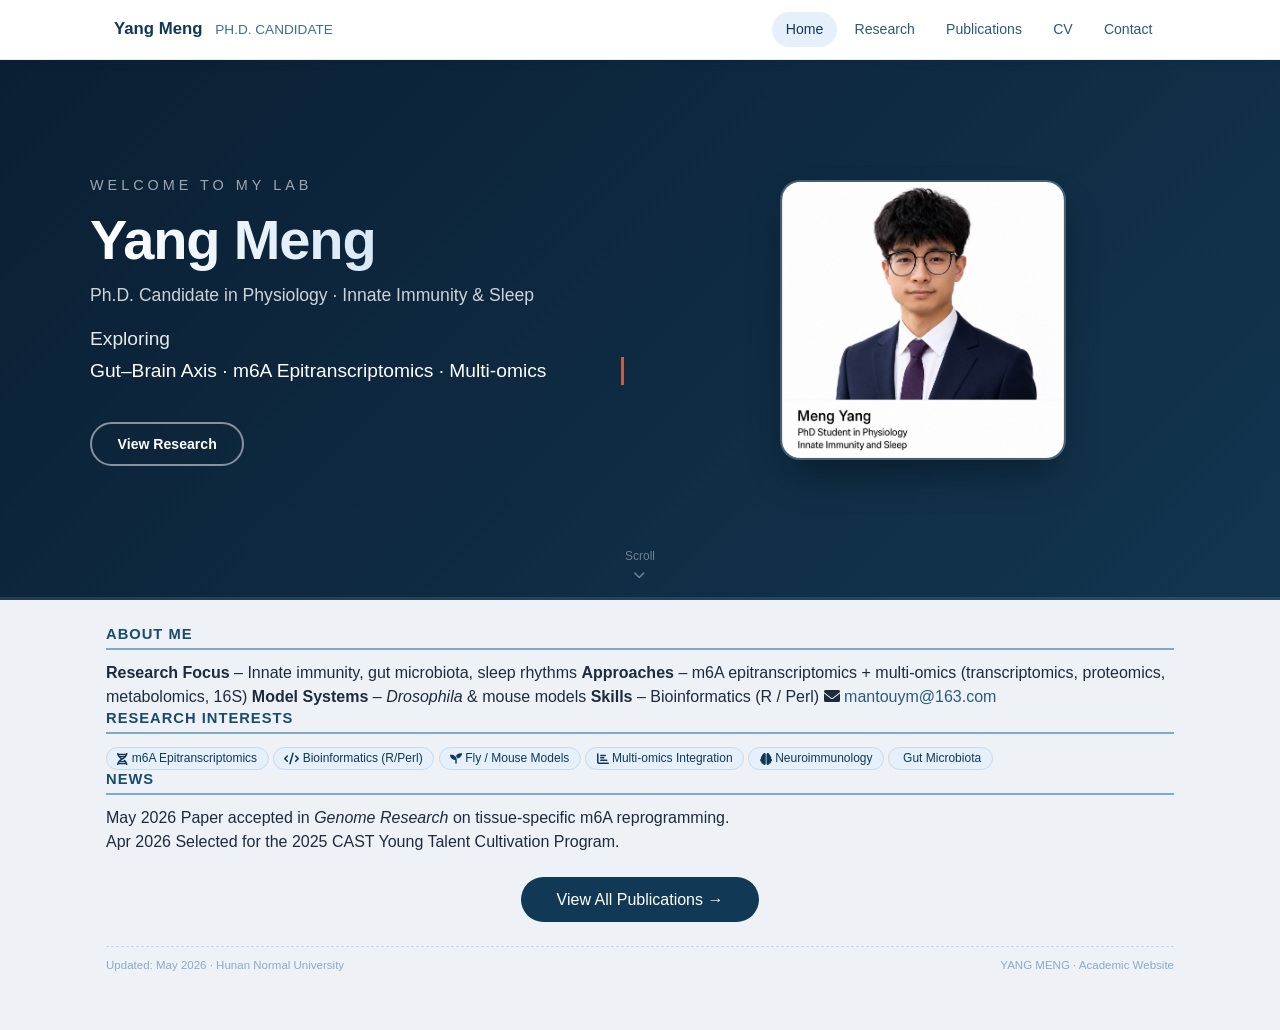
<file: index.html>
<!DOCTYPE html>
<html lang="en">
<head>
    <meta charset="UTF-8">
    <meta name="viewport" content="width=device-width, initial-scale=1.0">
    <title>Yang Meng · Academic Homepage</title>
    <link rel="stylesheet" href="css/style.css">
    <link rel="stylesheet" href="https://cdnjs.cloudflare.com/ajax/libs/font-awesome/6.0.0/css/all.min.css">
</head>
<body>
<header class="site-header">
    <div class="nav-inner">
        <a href="index.html" class="nav-brand">Yang Meng <span>PH.D. CANDIDATE</span></a>
        <button class="nav-toggle" aria-label="Menu"><i class="fas fa-bars"></i></button>
        <ul class="nav-links">
            <li><a href="index.html" class="active">Home</a></li>
            <li><a href="research.html">Research</a></li>
            <li><a href="publications.html">Publications</a></li>
            <li><a href="cv.html">CV</a></li>
            <li><a href="contact.html">Contact</a></li>
        </ul>
    </div>
</header>

<!-- ===== Hero 区域（带个人照片） ===== -->
<section class="hero hero-compact">
    <div class="hero-content">
        <div class="hero-text">
            <p class="hero-greeting">Welcome to my lab</p>
            <h1>Yang Meng</h1>
            <p class="hero-subtitle">Ph.D. Candidate in Physiology · Innate Immunity &amp; Sleep</p>
            <div class="hero-typing">
                <span>Exploring </span>
                <span class="typewriter-text">Gut–Brain Axis · m6A Epitranscriptomics · Multi-omics</span>
            </div>
            <div class="hero-buttons">
                <a href="research.html" class="btn-primary hero-btn outline">View Research</a>
            </div>
        </div>
        <div class="hero-image">
            <img src="assets/img/myphoto.jpg" alt="Yang Meng"
                 onerror="this.style.display='none'; this.nextElementSibling.style.display='flex';">
            <div class="image-placeholder" style="display:none; align-items:center; justify-content:center; background:rgba(255,255,255,0.05); border-radius:50%; padding:1rem; border:1px solid rgba(255,255,255,0.15); width:180px; height:180px; color:rgba(255,255,255,0.6); font-size:0.9rem;">
                <i class="fas fa-user-circle" style="font-size:3rem;"></i>
            </div>
        </div>
    </div>
    <div class="hero-scroll-indicator">
        <span>Scroll</span>
        <i class="fas fa-chevron-down"></i>
    </div>
</section>

<!-- ===== 主要内容区 ===== -->
<div class="page-wrap home-page">
    <!-- About Me（标签风格） -->
    <section class="home-section">
        <h2 class="section-title">About Me</h2>
        <div class="about-tags">
            <span class="about-tag"><strong>Research Focus</strong> – Innate immunity, gut microbiota, sleep rhythms</span>
            <span class="about-tag"><strong>Approaches</strong> – m6A epitranscriptomics + multi-omics (transcriptomics, proteomics, metabolomics, 16S)</span>
            <span class="about-tag"><strong>Model Systems</strong> – <i>Drosophila</i> &amp; mouse models</span>
            <span class="about-tag"><strong>Skills</strong> – Bioinformatics (R / Perl)</span>
            <!-- 邮箱融入这里，和列表样式一致 -->
            <span class="about-tag email-tag"><i class="fas fa-envelope"></i> <a href="mailto:mantouym@163.com">mantouym@163.com</a></span>
        </div>
    </section>

    <!-- Research Interests (标签) -->
    <section class="home-section">
        <h2 class="section-title">Research Interests</h2>
        <div class="interest-tags">
            <span class="tag"><i class="fas fa-dna"></i> m6A Epitranscriptomics</span>
            <span class="tag"><i class="fas fa-code"></i> Bioinformatics (R/Perl)</span>
            <span class="tag"><i class="fas fa-seedling"></i> Fly / Mouse Models</span>
            <span class="tag"><i class="fas fa-chart-bar"></i> Multi-omics Integration</span>
            <span class="tag"><i class="fas fa-brain"></i> Neuroimmunology</span>
            <span class="tag"><i class="fas fa-microbiome"></i> Gut Microbiota</span>
        </div>
    </section>

    <!-- News -->
    <section class="home-section">
        <h2 class="section-title">News</h2>
        <div class="news-list">
            <div class="news-item">
                <span class="news-date">May 2026</span>
                <span class="news-text">Paper accepted in <em>Genome Research</em> on tissue-specific m6A reprogramming.</span>
            </div>
            <div class="news-item">
                <span class="news-date">Apr 2026</span>
                <span class="news-text">Selected for the 2025 CAST Young Talent Cultivation Program.</span>
            </div>
        </div>
    </section>

    <!-- 查看全部文章按钮 -->
    <div style="text-align: center; margin-top: 1rem;">
        <a href="publications.html" class="btn-primary" style="font-size:1rem; padding:0.7rem 2.2rem;">View All Publications →</a>
    </div>

    <div class="footer-note">
        <span>Updated: May 2026 · Hunan Normal University</span>
        <span>YANG MENG · Academic Website</span>
    </div>
</div>

<script src="js/main.js"></script>
</body>
</html>
</file>
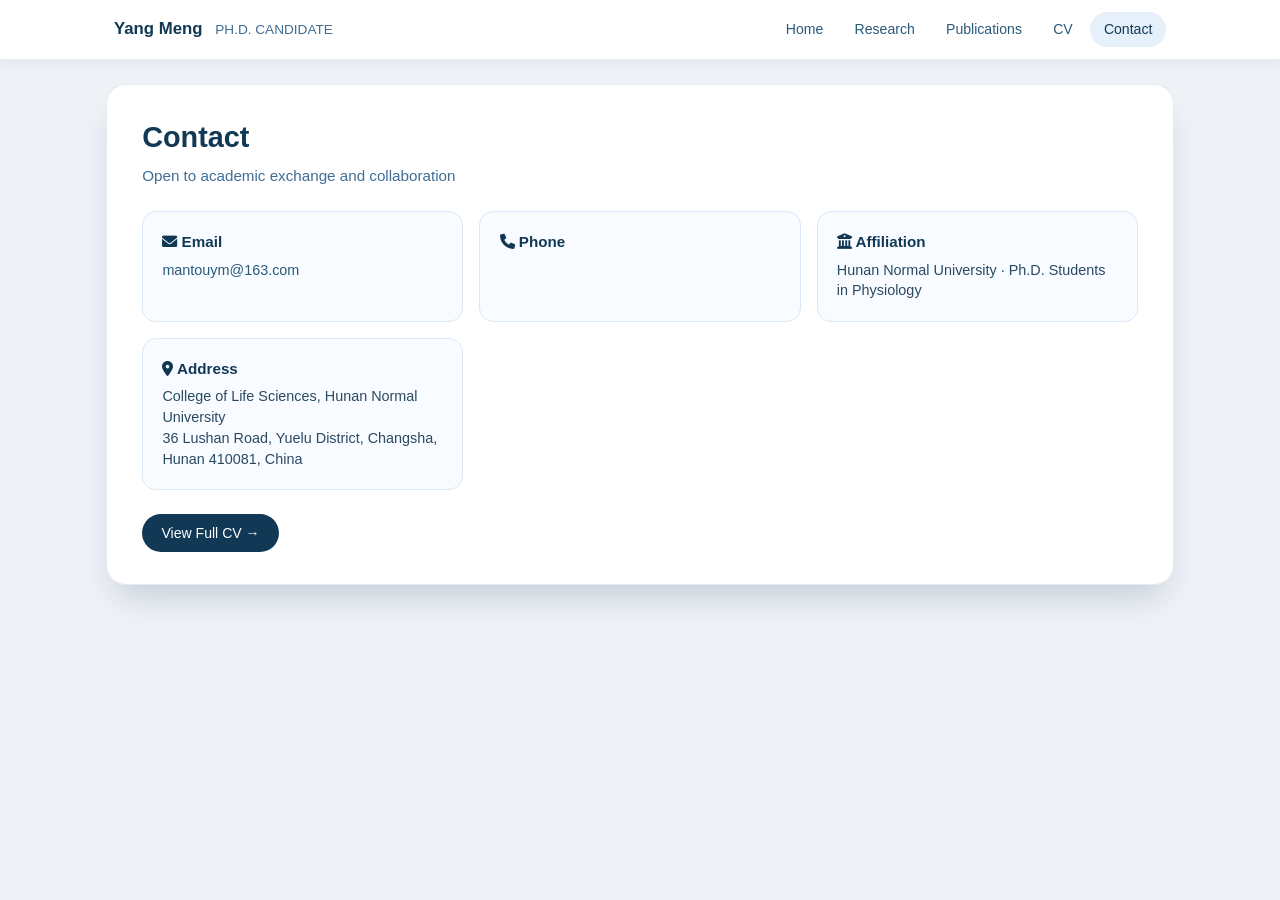
<file: contact.html>
<!DOCTYPE html>
<html lang="en">
<head>
    <meta charset="UTF-8">
    <meta name="viewport" content="width=device-width, initial-scale=1.0">
    <title>Contact · Yang Meng</title>
    <link rel="stylesheet" href="css/style.css">
    <link rel="stylesheet" href="https://cdnjs.cloudflare.com/ajax/libs/font-awesome/6.0.0/css/all.min.css">
</head>
<body>
<header class="site-header">
    <div class="nav-inner">
        <a href="index.html" class="nav-brand">Yang Meng <span>PH.D. CANDIDATE</span></a>
        <button class="nav-toggle" aria-label="Menu"><i class="fas fa-bars"></i></button>
        <ul class="nav-links">
            <li><a href="index.html">Home</a></li>
            <li><a href="research.html">Research</a></li>
            <li><a href="publications.html">Publications</a></li>
            <li><a href="cv.html">CV</a></li>
            <li><a href="contact.html" class="active">Contact</a></li>
        </ul>
    </div>
</header>

<div class="page-wrap">
    <div class="content-card">
        <h1 class="page-title">Contact</h1>
        <p class="page-subtitle">Open to academic exchange and collaboration</p>

        <div class="contact-grid">
            <div class="contact-card">
                <h3><i class="fas fa-envelope"></i> Email</h3>
                <p><a href="mailto:mantouym@163.com">mantouym@163.com</a></p>
            </div>
            <div class="contact-card">
                <h3><i class="fas fa-phone"></i> Phone</h3>
                <p></p>
            </div>
            <div class="contact-card">
                <h3><i class="fas fa-university"></i> Affiliation</h3>
                <p>Hunan Normal University · Ph.D. Students in Physiology<br></p>
            </div>
            <div class="contact-card">
                <h3><i class="fas fa-map-marker-alt"></i> Address</h3>
                <p>
                    <a href="https://maps.google.com/?q=36+Lushan+Road+Yuelu+District+Changsha" target="_blank" style="color: inherit; text-decoration: none;">
                        College of Life Sciences, Hunan Normal University<br>
                        36 Lushan Road, Yuelu District, Changsha, Hunan 410081, China
                    </a>
                </p>
            </div>
        </div>

        <a href="cv.html" class="btn-primary" style="margin-top:1.5rem">View Full CV →</a>
    </div>
</div>
<script src="js/main.js"></script>
</body>
</html>
</file>
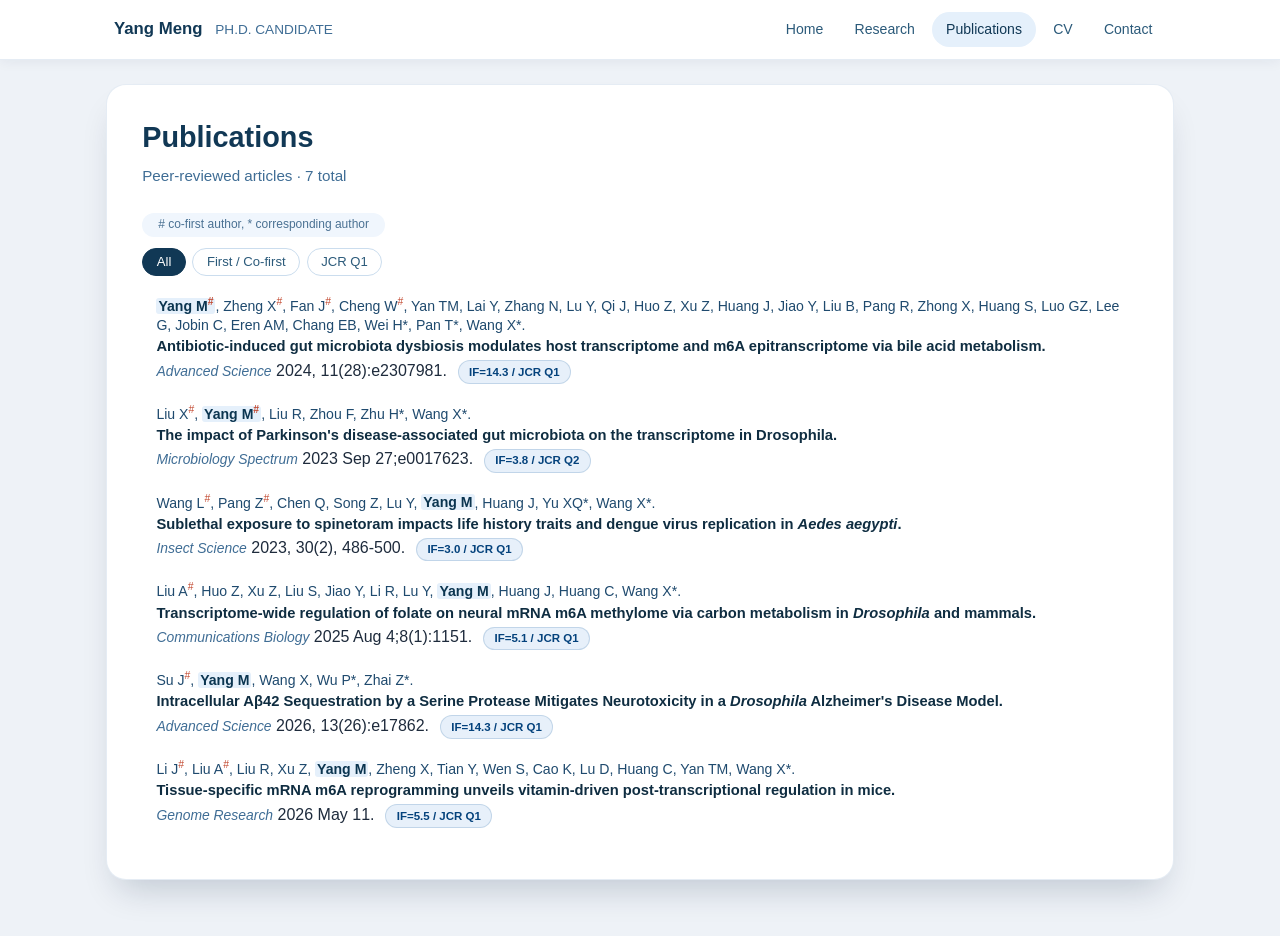
<file: publications.html>
<!DOCTYPE html>
<html lang="en">
<head>
    <meta charset="UTF-8">
    <meta name="viewport" content="width=device-width, initial-scale=1.0">
    <title>Publications · Yang Meng</title>
    <link rel="stylesheet" href="css/style.css">
    <link rel="stylesheet" href="https://cdnjs.cloudflare.com/ajax/libs/font-awesome/6.0.0/css/all.min.css">
</head>
<body>
<header class="site-header">
    <div class="nav-inner">
        <a href="index.html" class="nav-brand">Yang Meng <span>PH.D. CANDIDATE</span></a>
        <button class="nav-toggle" aria-label="Menu"><i class="fas fa-bars"></i></button>
        <ul class="nav-links">
            <li><a href="index.html">Home</a></li>
            <li><a href="research.html">Research</a></li>
            <li><a href="publications.html" class="active">Publications</a></li>
            <li><a href="cv.html">CV</a></li>
            <li><a href="contact.html">Contact</a></li>
        </ul>
    </div>
</header>

<div class="page-wrap">
    <div class="content-card">
        <h1 class="page-title">Publications</h1>
        <p class="page-subtitle">Peer-reviewed articles · 7 total</p>
        <div class="legend-note"># co-first author, * corresponding author</div>

        <div class="filter-bar">
            <button class="filter-btn active" data-filter="all">All</button>
            <button class="filter-btn" data-filter="first">First / Co-first</button>
            <button class="filter-btn" data-filter="q1">JCR Q1</button>
        </div>

        <article class="pub-item" data-filter="first q1">
            <div class="pub-authors"><strong>Yang M<sup>#</sup></strong>, Zheng X<sup>#</sup>, Fan J<sup>#</sup>, Cheng W<sup>#</sup>, Yan TM, Lai Y, Zhang N, Lu Y, Qi J, Huo Z, Xu Z, Huang J, Jiao Y, Liu B, Pang R, Zhong X, Huang S, Luo GZ, Lee G, Jobin C, Eren AM, Chang EB, Wei H*, Pan T*, Wang X*.</div>
            <div class="pub-title">Antibiotic-induced gut microbiota dysbiosis modulates host transcriptome and m6A epitranscriptome via bile acid metabolism.</div>
            <div><span class="pub-journal">Advanced Science</span> 2024, 11(28):e2307981. <span class="pub-impact">IF=14.3 / JCR Q1</span></div>
        </article>

        <article class="pub-item" data-filter="first q2">
            <div class="pub-authors">Liu X<sup>#</sup>, <strong>Yang M<sup>#</sup></strong>, Liu R, Zhou F, Zhu H*, Wang X*.</div>
            <div class="pub-title">The impact of Parkinson's disease-associated gut microbiota on the transcriptome in Drosophila.</div>
            <div><span class="pub-journal">Microbiology Spectrum</span> 2023 Sep 27;e0017623. <span class="pub-impact">IF=3.8 / JCR Q2</span></div>
        </article>

        <article class="pub-item" data-filter="q1">
            <div class="pub-authors">Wang L<sup>#</sup>, Pang Z<sup>#</sup>, Chen Q, Song Z, Lu Y, <strong>Yang M</strong>, Huang J, Yu XQ*, Wang X*.</div>
            <div class="pub-title">Sublethal exposure to spinetoram impacts life history traits and dengue virus replication in <i>Aedes aegypti</i>.</div>
            <div><span class="pub-journal">Insect Science</span> 2023, 30(2), 486-500. <span class="pub-impact">IF=3.0 / JCR Q1</span></div>
        </article>

        <article class="pub-item" data-filter="q1">
            <div class="pub-authors">Liu A<sup>#</sup>, Huo Z, Xu Z, Liu S, Jiao Y, Li R, Lu Y, <strong>Yang M</strong>, Huang J, Huang C, Wang X*.</div>
            <div class="pub-title">Transcriptome-wide regulation of folate on neural mRNA m6A methylome via carbon metabolism in <i>Drosophila</i> and mammals.</div>
            <div><span class="pub-journal">Communications Biology</span> 2025 Aug 4;8(1):1151. <span class="pub-impact">IF=5.1 / JCR Q1</span></div>
        </article>

        <article class="pub-item" data-filter="q1">
            <div class="pub-authors">Su J<sup>#</sup>, <strong>Yang M</strong>, Wang X, Wu P*, Zhai Z*.</div>
            <div class="pub-title">Intracellular Aβ42 Sequestration by a Serine Protease Mitigates Neurotoxicity in a <i>Drosophila</i> Alzheimer's Disease Model.</div>
            <div><span class="pub-journal">Advanced Science</span> 2026, 13(26):e17862. <span class="pub-impact">IF=14.3 / JCR Q1</span></div>
        </article>

        <article class="pub-item" data-filter="q1">
            <div class="pub-authors">Li J<sup>#</sup>, Liu A<sup>#</sup>, Liu R, Xu Z, <strong>Yang M</strong>, Zheng X, Tian Y, Wen S, Cao K, Lu D, Huang C, Yan TM, Wang X*.</div>
            <div class="pub-title">Tissue-specific mRNA m6A reprogramming unveils vitamin-driven post-transcriptional regulation in mice.</div>
            <div><span class="pub-journal">Genome Research</span> 2026 May 11. <span class="pub-impact">IF=5.5 / JCR Q1</span></div>
        </article>
    </div>
</div>
<script src="js/main.js"></script>
</body>
</html>
</file>
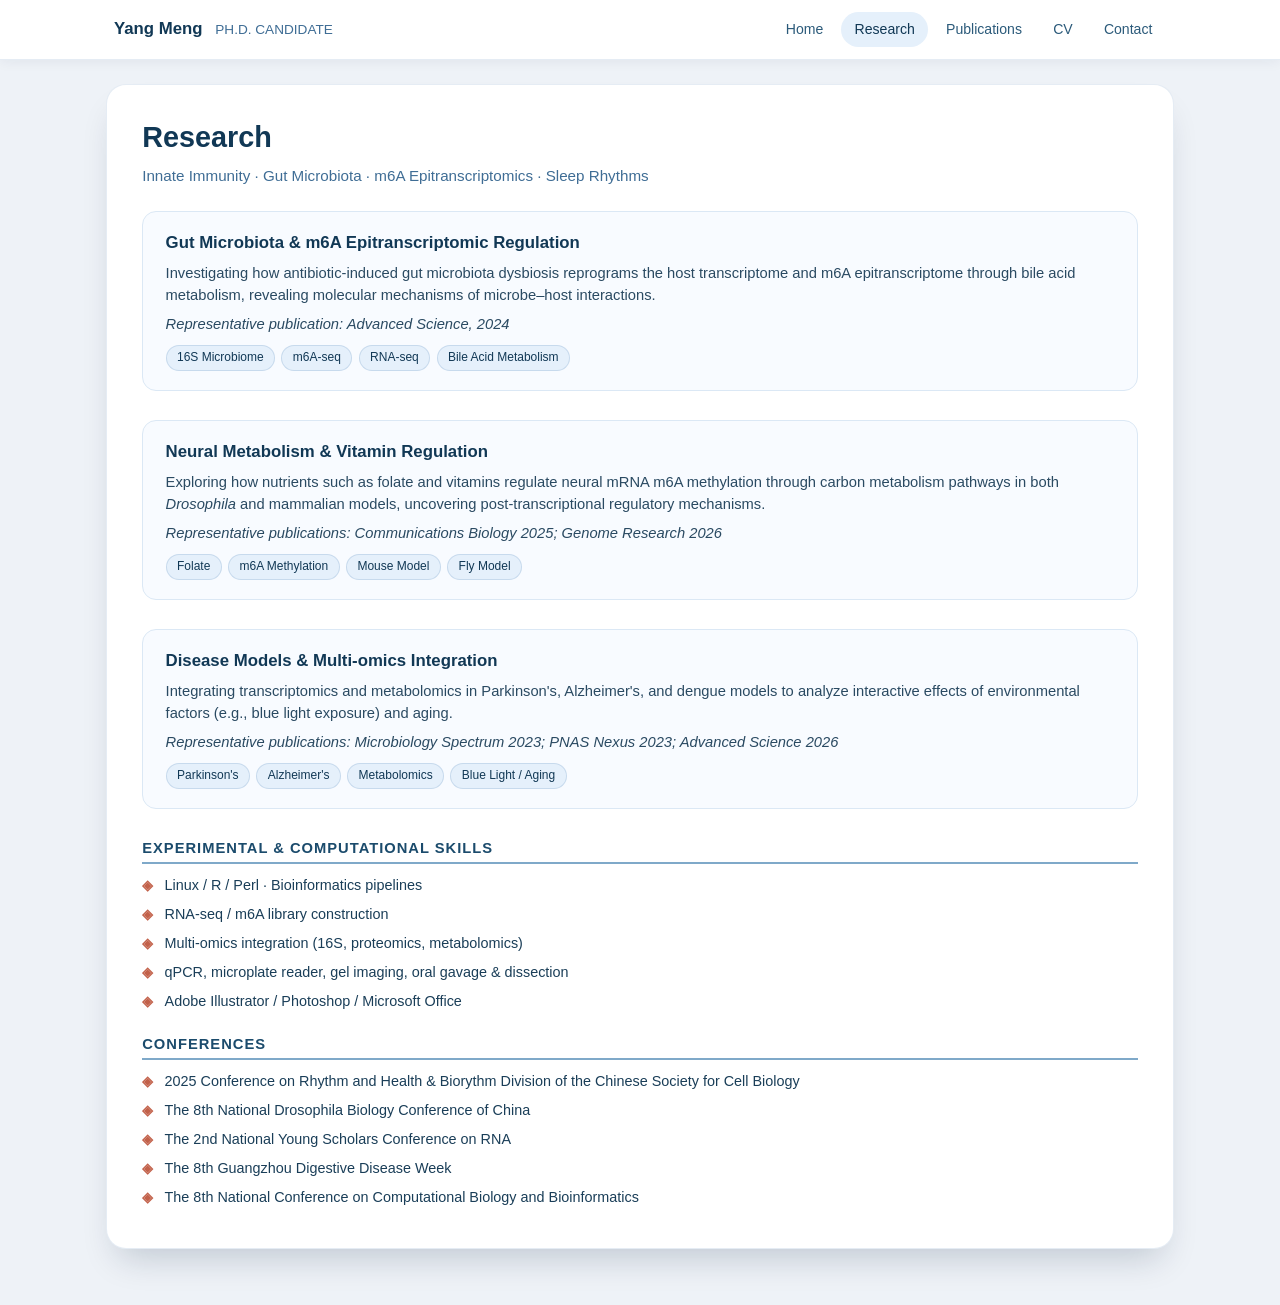
<file: research.html>
<!DOCTYPE html>
<html lang="en">
<head>
    <meta charset="UTF-8">
    <meta name="viewport" content="width=device-width, initial-scale=1.0">
    <title>Research · Yang Meng</title>
    <link rel="stylesheet" href="css/style.css">
    <link rel="stylesheet" href="https://cdnjs.cloudflare.com/ajax/libs/font-awesome/6.0.0/css/all.min.css">
</head>
<body>
<header class="site-header">
    <div class="nav-inner">
        <a href="index.html" class="nav-brand">Yang Meng <span>PH.D. CANDIDATE</span></a>
        <button class="nav-toggle" aria-label="Menu"><i class="fas fa-bars"></i></button>
        <ul class="nav-links">
            <li><a href="index.html">Home</a></li>
            <li><a href="research.html" class="active">Research</a></li>
            <li><a href="publications.html">Publications</a></li>
            <li><a href="cv.html">CV</a></li>
            <li><a href="contact.html">Contact</a></li>
        </ul>
    </div>
</header>

<div class="page-wrap">
    <div class="content-card">
        <h1 class="page-title">Research</h1>
        <p class="page-subtitle">Innate Immunity · Gut Microbiota · m6A Epitranscriptomics · Sleep Rhythms</p>

        <div class="research-block">
            <h3>Gut Microbiota & m6A Epitranscriptomic Regulation</h3>
            <p>Investigating how antibiotic-induced gut microbiota dysbiosis reprograms the host transcriptome and m6A epitranscriptome through bile acid metabolism, revealing molecular mechanisms of microbe–host interactions.</p>
            <p><em>Representative publication: Advanced Science, 2024</em></p>
            <div class="research-tags">
                <span class="tag">16S Microbiome</span>
                <span class="tag">m6A-seq</span>
                <span class="tag">RNA-seq</span>
                <span class="tag">Bile Acid Metabolism</span>
            </div>
        </div>

        <div class="research-block">
            <h3>Neural Metabolism & Vitamin Regulation</h3>
            <p>Exploring how nutrients such as folate and vitamins regulate neural mRNA m6A methylation through carbon metabolism pathways in both <i>Drosophila</i> and mammalian models, uncovering post-transcriptional regulatory mechanisms.</p>
            <p><em>Representative publications: Communications Biology 2025; Genome Research 2026</em></p>
            <div class="research-tags">
                <span class="tag">Folate</span>
                <span class="tag">m6A Methylation</span>
                <span class="tag">Mouse Model</span>
                <span class="tag">Fly Model</span>
            </div>
        </div>

        <div class="research-block">
            <h3>Disease Models & Multi-omics Integration</h3>
            <p>Integrating transcriptomics and metabolomics in Parkinson's, Alzheimer's, and dengue models to analyze interactive effects of environmental factors (e.g., blue light exposure) and aging.</p>
            <p><em>Representative publications: Microbiology Spectrum 2023; PNAS Nexus 2023; Advanced Science 2026</em></p>
            <div class="research-tags">
                <span class="tag">Parkinson's</span>
                <span class="tag">Alzheimer's</span>
                <span class="tag">Metabolomics</span>
                <span class="tag">Blue Light / Aging</span>
            </div>
        </div>

        <div class="section-title">Experimental & Computational Skills</div>
        <ul class="skill-list">
            <li>Linux / R / Perl · Bioinformatics pipelines</li>
            <li>RNA-seq / m6A library construction</li>
            <li>Multi-omics integration (16S, proteomics, metabolomics)</li>
            <li>qPCR, microplate reader, gel imaging, oral gavage & dissection</li>
            <li>Adobe Illustrator / Photoshop / Microsoft Office</li>
        </ul>

        <div class="section-title">Conferences</div>
        <div class="conf-item">2025 Conference on Rhythm and Health & Biorythm Division of the Chinese Society for Cell Biology</div>
        <div class="conf-item">The 8th National Drosophila Biology Conference of China</div>
        <div class="conf-item">The 2nd National Young Scholars Conference on RNA</div>
        <div class="conf-item">The 8th Guangzhou Digestive Disease Week</div>
        <div class="conf-item">The 8th National Conference on Computational Biology and Bioinformatics</div>
    </div>
</div>
<script src="js/main.js"></script>
</body>
</html>
</file>
<file: css/style.css>
* { margin: 0; padding: 0; box-sizing: border-box; }

:root {
    --primary-dark: #113855;
    --primary: #2b5a7a;
    --primary-light: #3f6d95;
    --bg-page: #eef2f7;
    --bg-sidebar: #f5faff;
    --accent: #c2614a;
    --highlight-bg: #e5f0fb;
    --border: rgba(85, 130, 180, 0.15);
}

body {
    background: var(--bg-page);
    font-family: 'Inter', -apple-system, BlinkMacSystemFont, 'Segoe UI', Roboto,
                 'PingFang SC', 'Microsoft YaHei', sans-serif;
    line-height: 1.45;
    color: #1e2b3c;
    min-height: 100vh;
}

a { color: var(--primary); text-decoration: none; }
a:hover { color: var(--accent); }

.site-header {
    background: white;
    border-bottom: 1px solid var(--border);
    position: sticky;
    top: 0;
    z-index: 100;
    box-shadow: 0 2px 12px rgba(0, 30, 60, 0.06);
}
/* ===== 新增 Hero 动态样式 ===== */
.hero {
    background: linear-gradient(135deg, #0a1f33, #1b4b6c, #2d6b9b);
    background-size: 400% 400%;
    animation: gradientMove 14s ease infinite;
    padding: 2rem 1.5rem 3rem;
    color: white;
    position: relative;
    overflow: hidden;
    min-height: 60vh;
    display: flex;
    align-items: center;
    justify-content: center;
    border-bottom: 3px solid rgba(255,255,255,0.1);
}

@keyframes gradientMove {
    0% { background-position: 0% 50%; }
    50% { background-position: 100% 50%; }
    100% { background-position: 0% 50%; }
}

.hero-content {
    max-width: 1100px;
    width: 100%;
    margin: 0 auto;
    display: grid;
    grid-template-columns: 1fr 1fr;
    gap: 2rem;
    align-items: center;
    z-index: 2;
    position: relative;
}

.hero-text h1 {
    font-size: 3.5rem;
    font-weight: 800;
    letter-spacing: -0.02em;
    margin: 0.2rem 0;
    background: linear-gradient(to right, #fff, #b8d6f0);
    -webkit-background-clip: text;
    -webkit-text-fill-color: transparent;
    background-clip: text;
}

.hero-greeting {
    font-size: 0.9rem;
    text-transform: uppercase;
    letter-spacing: 4px;
    color: rgba(255,255,255,0.6);
    margin-bottom: 0.2rem;
}

.hero-subtitle {
    font-size: 1.1rem;
    color: rgba(255,255,255,0.8);
    font-weight: 400;
    margin-bottom: 1rem;
}

.hero-typing {
    font-size: 1.2rem;
    font-weight: 300;
    color: rgba(255,255,255,0.9);
    margin-bottom: 1.8rem;
    display: flex;
    flex-wrap: wrap;
    align-items: center;
    gap: 0.3rem;
}

.typewriter-text {
    display: inline-block;
    overflow: hidden;
    white-space: nowrap;
    border-right: 3px solid var(--accent);
    animation: typing 3s steps(30) forwards, blink 0.8s step-end infinite alternate;
    width: 0;
    max-width: 100%;
    color: #fff;
    font-weight: 500;
}

@keyframes typing {
    from { width: 0; }
    to { width: 100%; }
}
@keyframes blink {
    50% { border-color: transparent; }
}

.hero-buttons {
    display: flex;
    gap: 0.8rem;
    flex-wrap: wrap;
}

.hero-btn {
    background: white !important;
    color: var(--primary-dark) !important;
    padding: 0.6rem 1.6rem !important;
    border-radius: 40px !important;
    font-weight: 600 !important;
    transition: transform 0.2s, box-shadow 0.2s !important;
    box-shadow: 0 4px 12px rgba(0,0,0,0.15);
}

.hero-btn:hover {
    transform: translateY(-3px);
    box-shadow: 0 8px 20px rgba(0,0,0,0.25);
}

.hero-btn.outline {
    background: transparent !important;
    color: white !important;
    border: 2px solid rgba(255,255,255,0.5);
    box-shadow: none;
}

.hero-btn.outline:hover {
    background: rgba(255,255,255,0.1) !important;
    border-color: white;
}

.hero-image {
    display: flex;
    align-items: center;
    justify-content: center;
}

.hero-image img {
    max-width: 100%;
    max-height: 280px;
    border-radius: 20px;
    box-shadow: 0 20px 40px -10px rgba(0,0,0,0.4);
    animation: floatImage 4s ease-in-out infinite;
    border: 2px solid rgba(255,255,255,0.2);
    background: rgba(255,255,255,0.05);
    object-fit: contain;
}

@keyframes floatImage {
    0% { transform: translateY(0); }
    50% { transform: translateY(-12px); }
    100% { transform: translateY(0); }
}

.hero-scroll-indicator {
    position: absolute;
    bottom: 1rem;
    left: 50%;
    transform: translateX(-50%);
    color: rgba(255,255,255,0.4);
    font-size: 0.75rem;
    display: flex;
    flex-direction: column;
    align-items: center;
    gap: 0.2rem;
    animation: bounceDown 2s infinite;
}

@keyframes bounceDown {
    0%, 100% { transform: translateX(-50%) translateY(0); }
    50% { transform: translateX(-50%) translateY(6px); }
}

/* 响应式 Hero */
@media (max-width: 768px) {
    .hero-content {
        grid-template-columns: 1fr;
        text-align: center;
    }
    .hero-text h1 {
        font-size: 2.4rem;
    }
    .hero-typing {
        justify-content: center;
        flex-wrap: wrap;
    }
    .typewriter-text {
        white-space: normal;
        border-right: none;
        animation: none;
        width: auto;
        display: inline;
    }
    .hero-image img {
        max-height: 180px;
    }
    .hero-buttons {
        justify-content: center;
    }
}
.nav-inner {
    max-width: 1100px;
    margin: 0 auto;
    padding: 0.75rem 1.5rem;
    display: flex;
    align-items: center;
    justify-content: space-between;
    gap: 1rem;
    position: relative;
}

.nav-brand {
    font-weight: 700;
    font-size: 1.05rem;
    color: var(--primary-dark);
    white-space: nowrap;
}

.nav-brand span {
    color: var(--primary-light);
    font-weight: 500;
    font-size: 0.85rem;
    margin-left: 0.5rem;
}

.nav-links {
    display: flex;
    list-style: none;
    gap: 0.25rem;
    flex-wrap: wrap;
}

.nav-links a {
    display: block;
    padding: 0.45rem 0.85rem;
    border-radius: 20px;
    font-size: 0.88rem;
    font-weight: 500;
    color: var(--primary);
    transition: background 0.2s;
}

.nav-links a:hover,
.nav-links a.active {
    background: var(--highlight-bg);
    color: var(--primary-dark);
}

.nav-toggle {
    display: none;
    background: none;
    border: 1px solid var(--border);
    border-radius: 8px;
    padding: 0.4rem 0.6rem;
    cursor: pointer;
    color: var(--primary);
    font-size: 1.1rem;
}

.page-wrap {
    max-width: 1100px;
    margin: 1.5rem auto;
    padding: 0 1rem 2rem;
}

.resume-card {
    background: white;
    border-radius: 20px;
    box-shadow: 0 20px 35px -12px rgba(0, 30, 60, 0.2);
    display: grid;
    grid-template-columns: 32% 68%;
    overflow: hidden;
    border: 1px solid var(--border);
    -webkit-print-color-adjust: exact;
    print-color-adjust: exact;
}

.sidebar {
    background: var(--bg-sidebar);
    padding: 1.6rem 1.4rem;
    border-right: 1px solid rgba(58, 92, 128, 0.1);
}

.main {
    background: white;
    padding: 1.6rem 1.8rem;
}

.profile-photo {
    width: 130px;
    height: 130px;
    border-radius: 50%;
    object-fit: cover;
    border: 4px solid white;
    box-shadow: 0 8px 16px -6px rgba(30, 70, 110, 0.2);
    display: block;
    margin: 0 auto 1rem;
    background: #d4e0ec;
}

.name {
    font-size: 2rem;
    font-weight: 700;
    color: var(--primary-dark);
    text-align: center;
    line-height: 1.2;
}

.main-title {
    font-size: 1rem;
    font-weight: 500;
    color: var(--primary);
    text-align: center;
    margin: 0.2rem 0;
}

.research-interest {
    font-size: 0.92rem;
    color: var(--primary-light);
    text-align: center;
    font-style: italic;
    margin-bottom: 1.2rem;
    padding-bottom: 0.9rem;
    border-bottom: 1px solid #bdd1e4;
}

.section-title {
    font-size: 0.92rem;
    text-transform: uppercase;
    letter-spacing: 1px;
    font-weight: 700;
    color: #1b4b6c;
    margin: 1.4rem 0 0.7rem;
    border-bottom: 2px solid #7fa9c9;
    padding-bottom: 0.2rem;
}

.section-title:first-of-type { margin-top: 0; }

.contact-item {
    display: flex;
    align-items: center;
    gap: 0.7rem;
    margin-bottom: 0.55rem;
    font-size: 0.9rem;
    color: #1d3e5c;
}

.contact-icon {
    width: 1.2rem;
    color: #2d6b9b;
    text-align: center;
}

.edu-item { margin-bottom: 0.85rem; }

.edu-date {
    font-size: 0.82rem;
    font-weight: 500;
    color: #3b6e96;
}

.edu-desc {
    font-weight: 500;
    font-size: 0.9rem;
    color: #0c263b;
}

.skill-list,
.lang-list,
.award-list { list-style: none; }

.skill-list li,
.lang-list li,
.award-list li,
.conf-item,
.evaluation-item {
    margin-bottom: 0.55rem;
    font-size: 0.9rem;
    padding-left: 1.4rem;
    position: relative;
    color: #1a3e58;
    line-height: 1.4;
}

.skill-list li::before,
.lang-list li::before,
.award-list li::before,
.conf-item::before,
.evaluation-item::before {
    content: "◈";
    position: absolute;
    left: 0;
    color: var(--accent);
    font-weight: 600;
}

.pub-item {
    margin-bottom: 1.2rem;
    padding-left: 0.7rem;
    border-left: 3px solid transparent;
}

.pub-item.featured { border-left-color: var(--accent); }

.pub-authors {
    font-size: 0.88rem;
    color: #1f4a6e;
    margin-bottom: 0.15rem;
    line-height: 1.35;
}

.pub-authors strong {
    font-weight: 700;
    color: #0b3550;
    background: var(--highlight-bg);
    padding: 0 2px;
    border-radius: 3px;
}

.pub-authors sup {
    font-size: 0.65rem;
    color: #c2472e;
}

.pub-title {
    font-weight: 600;
    font-size: 0.92rem;
    color: #0f2d41;
    margin-bottom: 0.1rem;
    line-height: 1.35;
}

.pub-journal {
    font-size: 0.87rem;
    font-style: italic;
    color: var(--primary-light);
}

.pub-impact {
    display: inline-block;
    background: #e7f0fa;
    font-weight: 600;
    font-size: 0.72rem;
    padding: 0.15rem 0.65rem;
    border-radius: 30px;
    margin-left: 0.4rem;
    color: #04427c;
    border: 1px solid rgba(80, 130, 180, 0.25);
}

.legend-note {
    font-size: 0.75rem;
    color: #4a7193;
    margin-bottom: 0.7rem;
    background: #f0f6fd;
    display: inline-block;
    padding: 0.2rem 1rem;
    border-radius: 40px;
}

.tech-highlight {
    display: flex;
    gap: 0.9rem;
    flex-wrap: wrap;
    margin: 1rem 0 1.4rem;
    background: #eef5fc;
    padding: 0.6rem 1.2rem;
    border-radius: 28px;
    font-size: 0.86rem;
    color: #19415e;
    border: 1px solid #cbddee;
}

.tech-highlight i {
    margin-right: 5px;
    color: #d9705f;
}

.content-card {
    background: white;
    border-radius: 20px;
    box-shadow: 0 20px 35px -12px rgba(0, 30, 60, 0.2);
    border: 1px solid var(--border);
    padding: 2rem 2.2rem;
}

.page-title {
    font-size: 1.8rem;
    font-weight: 700;
    color: var(--primary-dark);
    margin-bottom: 0.4rem;
}

.page-subtitle {
    color: var(--primary-light);
    font-size: 0.95rem;
    margin-bottom: 1.5rem;
}

.research-block {
    margin-bottom: 1.8rem;
    padding: 1.2rem 1.4rem;
    background: #f8fbff;
    border-radius: 14px;
    border: 1px solid #dbe8f5;
}

.research-block h3 {
    color: var(--primary-dark);
    font-size: 1.05rem;
    margin-bottom: 0.5rem;
}

.research-block p {
    font-size: 0.92rem;
    color: #2a4a62;
    margin-bottom: 0.5rem;
}

.research-tags {
    display: flex;
    flex-wrap: wrap;
    gap: 0.4rem;
    margin-top: 0.6rem;
}

.tag {
    font-size: 0.75rem;
    background: var(--highlight-bg);
    color: var(--primary-dark);
    padding: 0.2rem 0.65rem;
    border-radius: 20px;
    border: 1px solid rgba(80, 130, 180, 0.2);
}

.filter-bar {
    display: flex;
    flex-wrap: wrap;
    gap: 0.4rem;
    margin-bottom: 1.2rem;
}

.filter-btn {
    border: 1px solid #cbddee;
    background: white;
    color: var(--primary);
    padding: 0.35rem 0.85rem;
    border-radius: 20px;
    font-size: 0.82rem;
    cursor: pointer;
    transition: all 0.2s;
}

.filter-btn:hover,
.filter-btn.active {
    background: var(--primary-dark);
    color: white;
    border-color: var(--primary-dark);
}

.btn-primary {
    display: inline-block;
    background: var(--primary-dark);
    color: white !important;
    padding: 0.55rem 1.2rem;
    border-radius: 24px;
    font-size: 0.88rem;
    font-weight: 500;
    margin-top: 0.5rem;
    border: none;
    cursor: pointer;
    transition: background 0.2s;
}

.btn-primary:hover {
    background: var(--primary);
    color: white !important;
}

.hero-intro {
    font-size: 0.95rem;
    color: #2a4a62;
    line-height: 1.6;
    margin-bottom: 1rem;
}

.contact-grid {
    display: grid;
    grid-template-columns: repeat(auto-fit, minmax(240px, 1fr));
    gap: 1rem;
    margin-top: 1rem;
}

.contact-card {
    background: #f8fbff;
    border: 1px solid #dbe8f5;
    border-radius: 14px;
    padding: 1.2rem;
}

.contact-card h3 {
    font-size: 0.95rem;
    color: var(--primary-dark);
    margin-bottom: 0.4rem;
}

.contact-card p {
    font-size: 0.9rem;
    color: #2a4a62;
}

.footer-note {
    margin-top: 1.5rem;
    font-size: 0.72rem;
    color: #8aaac7;
    display: flex;
    justify-content: space-between;
    flex-wrap: wrap;
    gap: 0.5rem;
    border-top: 1px dashed #c5d7ec;
    padding-top: 0.6rem;
}

.cv-frame-wrap {
    background: white;
    border-radius: 20px;
    overflow: hidden;
    border: 1px solid var(--border);
    box-shadow: 0 20px 35px -12px rgba(0, 30, 60, 0.2);
}

.cv-toolbar {
    background: #f5faff;
    padding: 0.75rem 1.2rem;
    display: flex;
    gap: 0.75rem;
    border-bottom: 1px solid var(--border);
}

.cv-body {
    padding: 1rem;
    background: #eef2f7;
}

.cv-body .resume-card {
    max-width: 260mm;
    margin: 0 auto;
}

/* 首页邮箱联系方式 */
.contact-email {
    margin-top: 0.5rem;
    font-size: 1rem;
    color: var(--primary-dark);
}

.contact-email i {
    margin-right: 0.6rem;
    color: var(--accent);
    width: 1.2rem;
    text-align: center;
}

.contact-email a {
    color: var(--primary);
    text-decoration: none;
    font-weight: 500;
}

.contact-email a:hover {
    color: var(--accent);
    text-decoration: underline;
}

@media (max-width: 768px) {
    .nav-toggle { display: block; }

    .nav-links {
        display: none;
        position: absolute;
        top: 100%;
        left: 0;
        right: 0;
        background: white;
        flex-direction: column;
        padding: 0.5rem 1rem 1rem;
        border-bottom: 1px solid var(--border);
        box-shadow: 0 4px 12px rgba(0, 0, 0, 0.08);
    }

    .nav-links.open { display: flex; }

    .site-header { position: relative; }

    .resume-card { grid-template-columns: 1fr; }

    .content-card { padding: 1.4rem; }
}

@media print {
    .site-header,
    .cv-toolbar { display: none !important; }

    body { background: white; }

    .page-wrap,
    .cv-body { margin: 0; padding: 0; max-width: 100%; }

    .cv-frame-wrap {
        box-shadow: none;
        border: none;
        border-radius: 0;
    }

    .resume-card {
        box-shadow: none;
        border: 1px solid #aaa;
        page-break-inside: avoid;
    }

    .sidebar,
    .main {
        -webkit-print-color-adjust: exact;
        print-color-adjust: exact;
    }
}
</file>
